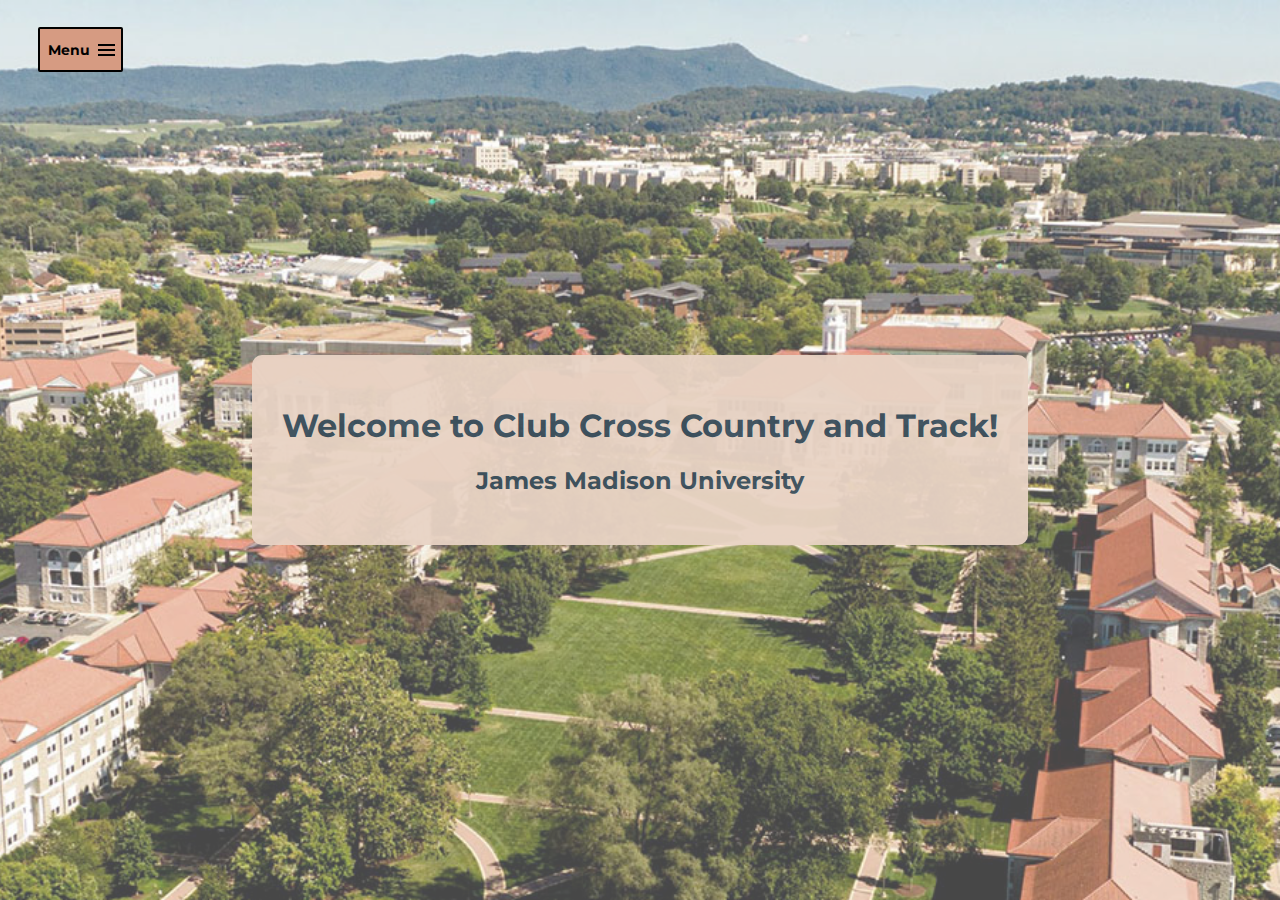
<file: index.html>
<!DOCTYPE html>
<html lang="en">

<head>
    <meta charset="UTF-8">
    <meta name="viewport" content="width=device-width, initial-scale=1.0">
    <title>JMU Club XC and Track</title>
    <link rel="stylesheet" href="css/shared.css">
    <link rel="stylesheet" href="css/index.css">
    <link href="https://fonts.googleapis.com/css2?family=Montserrat:wght@500&display=swap" rel="stylesheet">
    <link href="https://fonts.googleapis.com/css2?family=Lora&display=swap" rel="stylesheet">
    <link rel='shortcut icon' href='images/favicon.ico'>
    <script src="js/menu-script.js" defer></script>
</head>

<body>
    <div class="content-container">
        <img class="background-pic" src="images/campus.jpg" alt="James Madison University Campus">
        <div id="home-page-heading-flex-container">
            <div id="home-page-heading">
                <h1>Welcome to Club Cross Country and Track!</h1>
                <h2>James Madison University</h2>
            </div>
        </div>
        <div id="menu">
            <div id='menu-text'>Menu</div>
            <div id="menu-symbol-container">
                <div id="line-1"></div>
                <div id="line-2"></div>
                <div id="line-3"></div>
            </div>
        </div>
        <nav>
            <div id="menu-bar">
                <a href="#" id="close-menu-button">&times;</a>
                <div id="links">
                    <a id="home" href="#" class="menu-bar-item">Home</a>
                    <a id="who-we-are" href="who-we-are.html" class="menu-bar-item">Who We Are</a>
                    <a id="meet-exec" href="meet-exec.html" class="menu-bar-item">Meet Exec!</a>
                    <a id="covid-updates" href="covid-updates.html" class="menu-bar-item">COVID-19 Updates</a>
                    <a id="meetings" href="meetings.html" class="menu-bar-item">Team Meetings</a>
                    <a id="merch-and-dues" href="merch-and-dues.html" class="menu-bar-item">Merch and Dues</a>
                    <a id="contact" href="contact.html" class="menu-bar-item">Contact Us</a>
                    <a id="questions" href="questions.html" class="menu-bar-item">FAQs</a>
                </div>
            </div>
        </nav>
    </div>
</body>

</html>
</file>
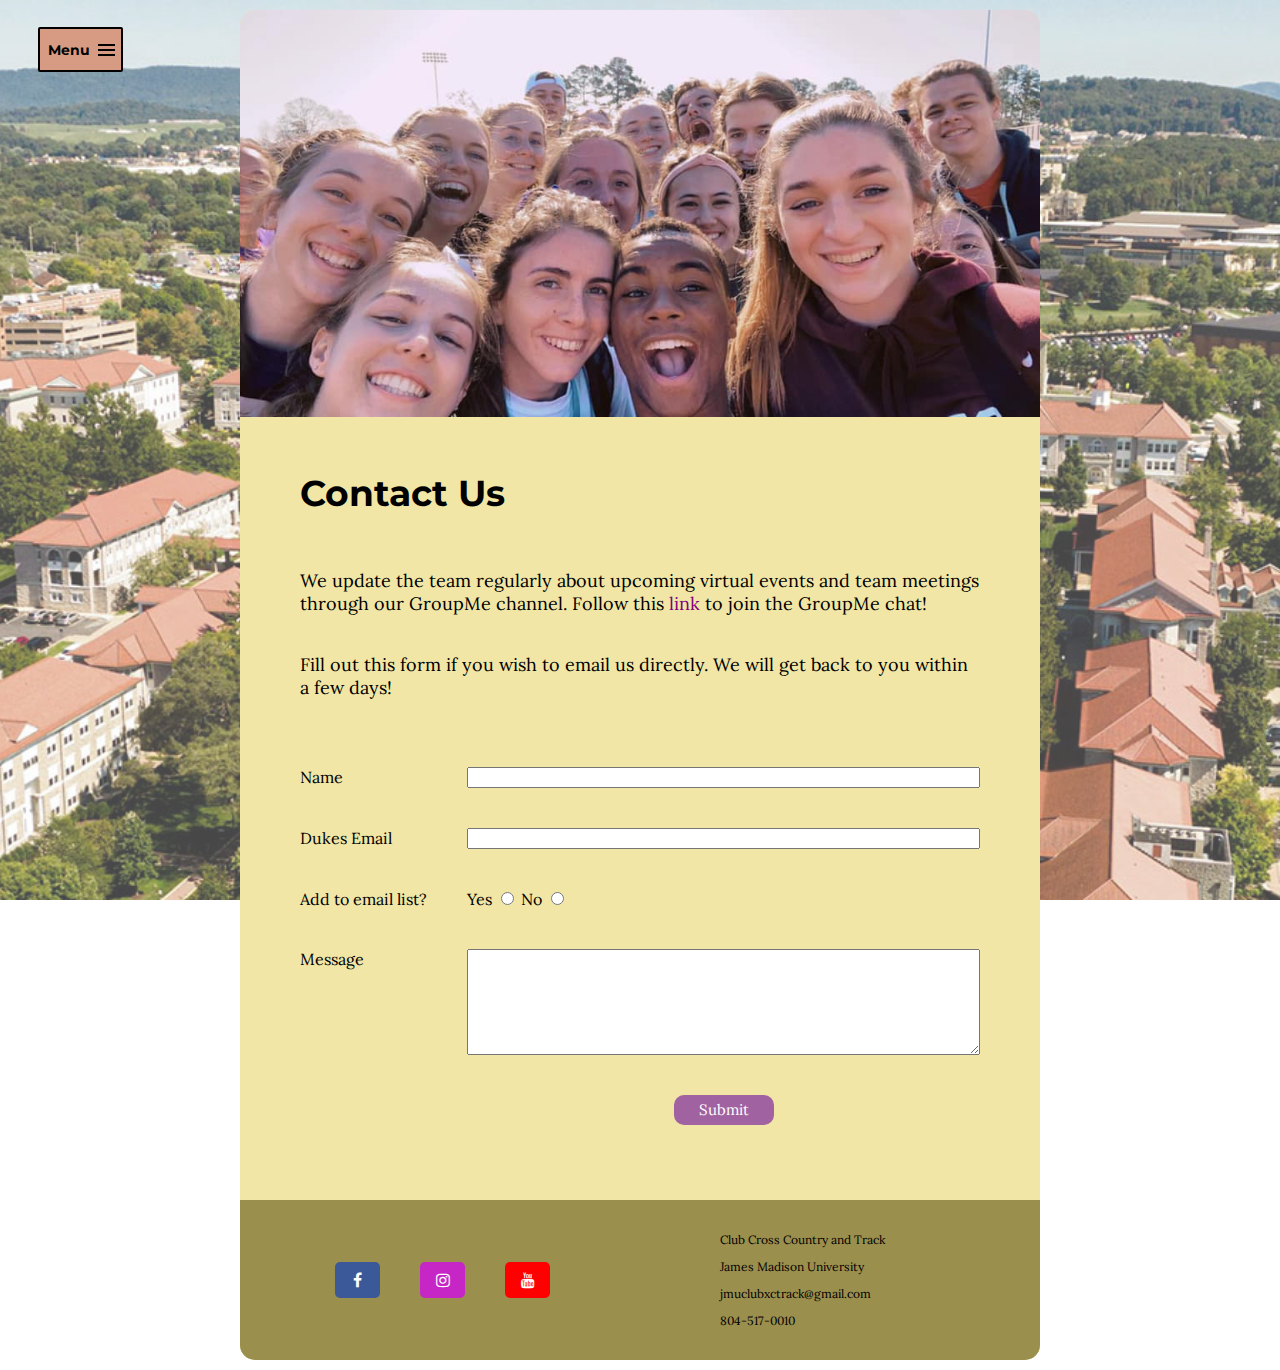
<file: contact.html>
<!DOCTYPE html>
<html lang="en">

<head>
    <meta charset="UTF-8">
    <meta name="viewport" content="width=device-width, initial-scale=1.0">
    <title>JMU Club XC and Track</title>
    <link rel="stylesheet" href="css/shared.css">
    <link rel="stylesheet" href="css/contact.css">
    <link href="https://fonts.googleapis.com/css2?family=Montserrat:wght@500&display=swap" rel="stylesheet">
    <link href="https://fonts.googleapis.com/css2?family=Lora&display=swap" rel="stylesheet">
    <link rel="stylesheet" href="https://cdnjs.cloudflare.com/ajax/libs/font-awesome/4.7.0/css/font-awesome.min.css">
    <link rel='shortcut icon' href='images/favicon.ico'>
    <script src="js/menu-script.js" defer></script>
</head>

<body>
    <div class="content-container">
        <img class="background-pic" src="images/campus.jpg" alt="James Madison University Campus">
        <div class="main-col-flex-container">
            <div class="main-col">
                <div class="header-pic-container">
                    <img src="images/selfie-pic.jpg" class="header-pic" alt="Group selfie at a meet">
                </div>
                <h1 class="page-heading">Contact Us</h1>
                <p class="body-text">
                    We update the team regularly about upcoming virtual events and team meetings through
                    our GroupMe channel. Follow this
                    <a id="groupme-link" target="_blank"
                        href="https://web.groupme.com/join_group/62028427/1020JN4n">link</a>
                    to join the GroupMe chat!
                </p>
                <p class="body-text">
                    Fill out this form if you wish to email us directly. We will get back to you within a few days!
                </p>
                <form id="grid-container">
                    <label for="name-input" id="name-label">Name</label>
                    <input type="text" id="name-input">
                    <label for="email-input" id="email-label">Dukes Email</label>
                    <input type="email" id="email-input">
                    <label id="mailing-list-label">Add to email list?</label>
                    <div>
                        <label for="mailing-list-input-yes">Yes</label>
                        <input type="radio" name="mailing-list" id="mailing-list-input-yes" value="Yes">
                        <label for="mailing-list-input-no">No</label>
                        <input type="radio" name="mailing-list" id="mailing-list-input-no" value="No">
                    </div>
                    <label id="message-label" for="message">Message</label>
                    <textarea id=message></textarea>
                    <button id="submit">Submit</button>
                </form>
                <div id="footer">
                    <div><a target="_blank" href="https://www.facebook.com/JmuClubCrossCountryTrack/"
                            class="fa fa-facebook"></a></div>
                    <div><a target="_blank" href="https://www.instagram.com/jmuclubxc/?hl=en"
                            class="fa fa-instagram"></a></div>
                    <div><a target="_blank" href="https://www.youtube.com/channel/UCFKh67R03LIDKVlq-PRplZg"
                            class="fa fa-youtube"></a></div>
                    <div id="text-container-footer">
                        <p class="footer-txt">Club Cross Country and Track</p>
                        <p class="footer-txt">James Madison University</p>
                        <p class="footer-txt">jmuclubxctrack@gmail.com</p>
                        <p class="footer-txt">804-517-0010</p>
                    </div>
                </div>
            </div>
        </div>
    </div>

    <div id="menu">
        <div id='menu-text'>Menu</div>
        <div id="menu-symbol-container">
            <div id="line-1"></div>
            <div id="line-2"></div>
            <div id="line-3"></div>
        </div>
    </div>

    <div id="menu-bar">
        <a href="#" id="close-menu-button">&times;</a>
        <div id="links">
            <a id="home" href="index.html" class="menu-bar-item">Home</a>
            <a id="who-we-are" href="who-we-are.html" class="menu-bar-item">Who We Are</a>
            <a id="meet-exec" href="meet-exec.html" class="menu-bar-item">Meet Exec!</a>
            <a id="covid-updates" href="covid-updates.html" class="menu-bar-item">COVID-19 Updates</a>
            <a id="meetings" href="meetings.html" class="menu-bar-item">Team Meetings</a>
            <a id="merch-and-dues" href="merch-and-dues.html" class="menu-bar-item">Merch and Dues</a>
            <a id="contact" href="#" class="menu-bar-item">Contact Us</a>
            <a id="questions" href="questions.html" class="menu-bar-item">FAQs</a>
        </div>
    </div>
</body>

</html>
</file>
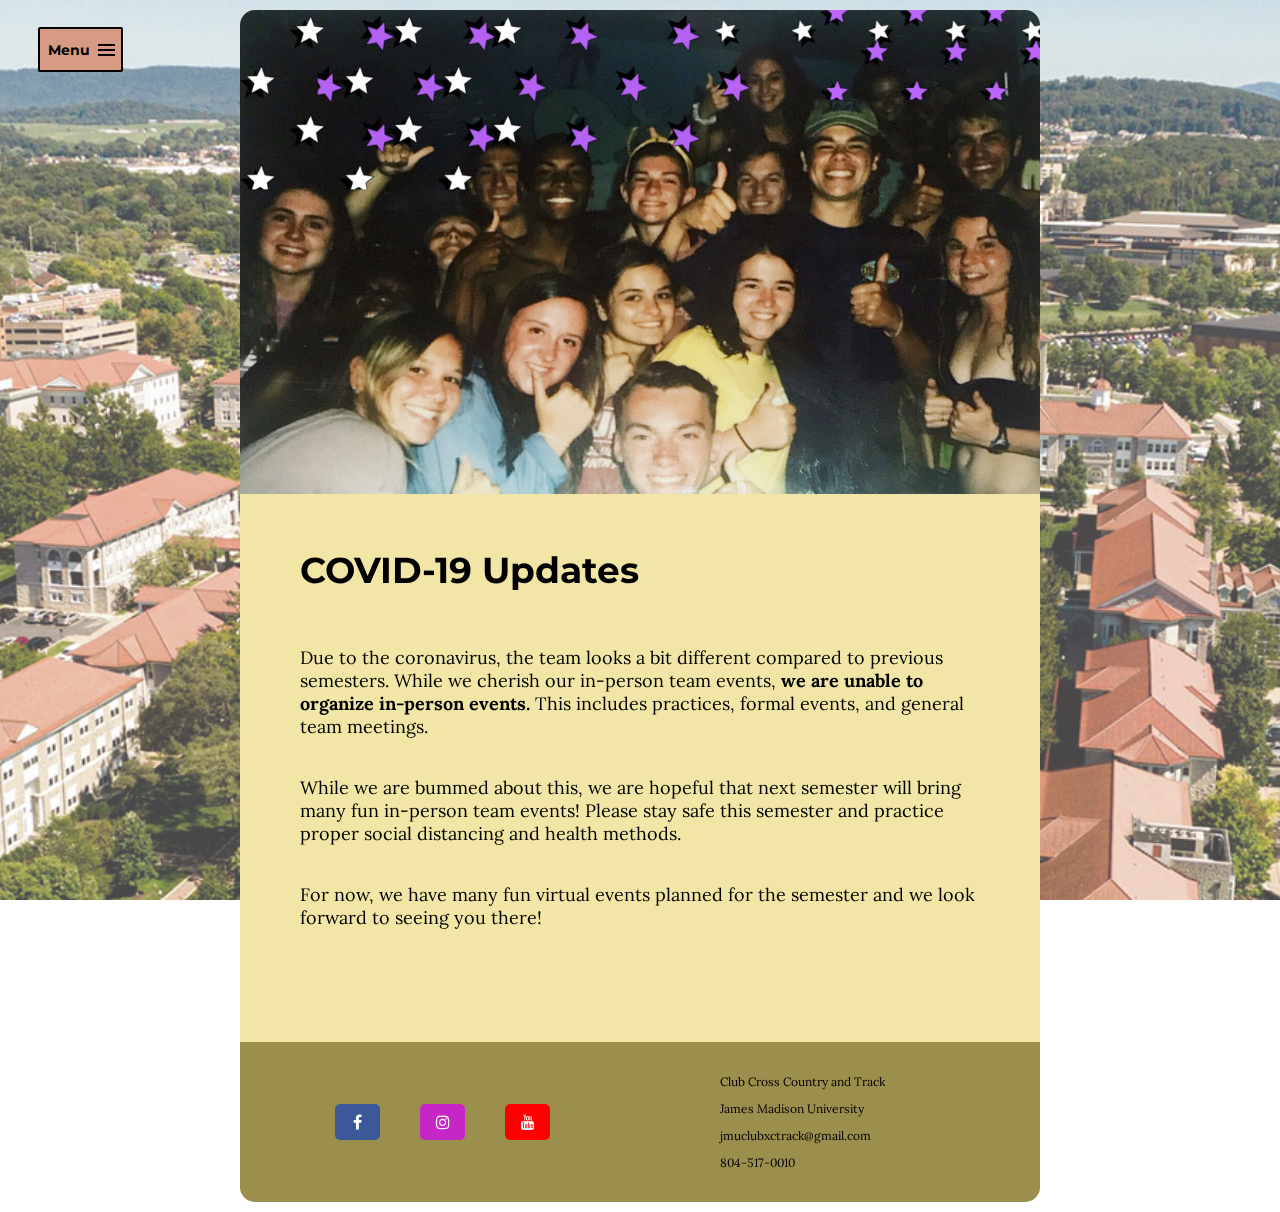
<file: covid-updates.html>
<!DOCTYPE html>
<html lang="en">

<head>
    <meta charset="UTF-8">
    <meta name="viewport" content="width=device-width, initial-scale=1.0">
    <title>JMU Club XC and Track</title>
    <link rel="stylesheet" href="css/shared.css">
    <link href="https://fonts.googleapis.com/css2?family=Montserrat:wght@500&display=swap" rel="stylesheet">
    <link href="https://fonts.googleapis.com/css2?family=Lora&display=swap" rel="stylesheet">
    <link rel="stylesheet" href="https://cdnjs.cloudflare.com/ajax/libs/font-awesome/4.7.0/css/font-awesome.min.css">
    <link rel='shortcut icon' href='images/favicon.ico'>
    <script src="js/menu-script.js" defer></script>
</head>

<body>

    <div class="content-container">
        <img class="background-pic" src="images/campus.jpg" alt="James Madison University Campus">
        <div class="main-col-flex-container">
            <div class="main-col">
                <div class="header-pic-container">
                    <img src="images/group.jpeg" class="header-pic" alt="Group picture of the team at an event">
                </div>
                <h1 class="page-heading">COVID-19 Updates</h1>
                <p class="body-text">
                    Due to the coronavirus, the team looks a bit different compared to previous semesters.
                    While we cherish our in-person team events, <b>we are unable to organize in-person events.</b>
                    This includes practices, formal events, and general team meetings.
                </p>
                <p class="body-text">
                    While we are bummed about this, we are hopeful that next semester will bring many
                    fun in-person team events! Please stay safe this semester and practice proper social
                    distancing and health methods.
                </p>
                <p class="body-text">
                    For now, we have many fun virtual events planned for the semester and we look forward
                    to seeing you there!
                </p>
                <div id="footer">
                    <div><a target="_blank" href="https://www.facebook.com/JmuClubCrossCountryTrack/"
                            class="fa fa-facebook"></a></div>
                    <div><a target="_blank" href="https://www.instagram.com/jmuclubxc/?hl=en"
                            class="fa fa-instagram"></a></div>
                    <div><a target="_blank" href="https://www.youtube.com/channel/UCFKh67R03LIDKVlq-PRplZg"
                            class="fa fa-youtube"></a></div>
                    <div id="text-container-footer">
                        <p class="footer-txt">Club Cross Country and Track</p>
                        <p class="footer-txt">James Madison University</p>
                        <p class="footer-txt">jmuclubxctrack@gmail.com</p>
                        <p class="footer-txt">804-517-0010</p>
                    </div>
                </div>
            </div>
        </div>
    </div>

    <div id="menu">
        <div id='menu-text'>Menu</div>
        <div id="menu-symbol-container">
            <div id="line-1"></div>
            <div id="line-2"></div>
            <div id="line-3"></div>
        </div>
    </div>

    <div id="menu-bar">
        <a href="#" id="close-menu-button">&times;</a>
        <div id="links">
            <a id="home" href="index.html" class="menu-bar-item">Home</a>
            <a id="who-we-are" href="who-we-are.html" class="menu-bar-item">Who We Are</a>
            <a id="meet-exec" href="meet-exec.html" class="menu-bar-item">Meet Exec!</a>
            <a id="covid-updates" href="#" class="menu-bar-item">COVID-19 Updates</a>
            <a id="meetings" href="meetings.html" class="menu-bar-item">Team Meetings</a>
            <a id="merch-and-dues" href="merch-and-dues.html" class="menu-bar-item">Merch and Dues</a>
            <a id="contact" href="contact.html" class="menu-bar-item">Contact Us</a>
            <a id="questions" href="questions.html" class="menu-bar-item">FAQs</a>
        </div>
    </div>
</body>

</html>
</file>
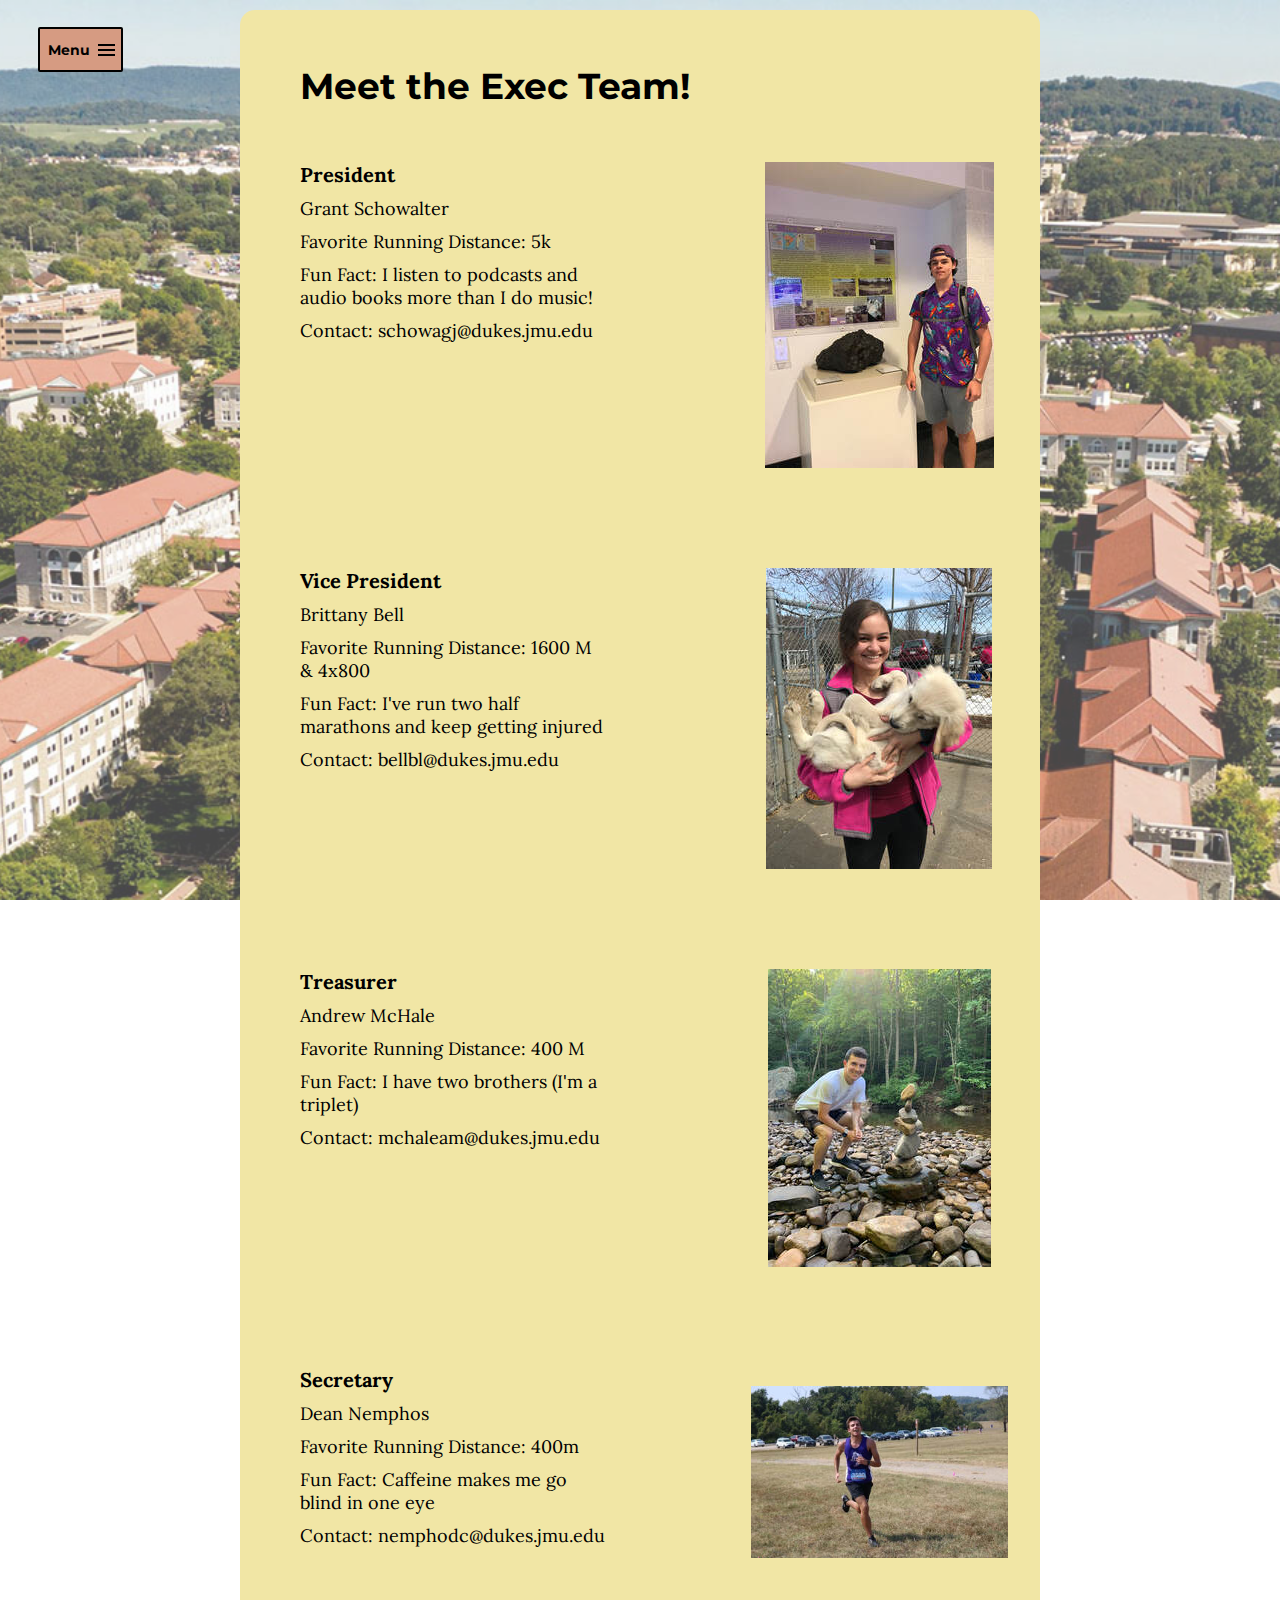
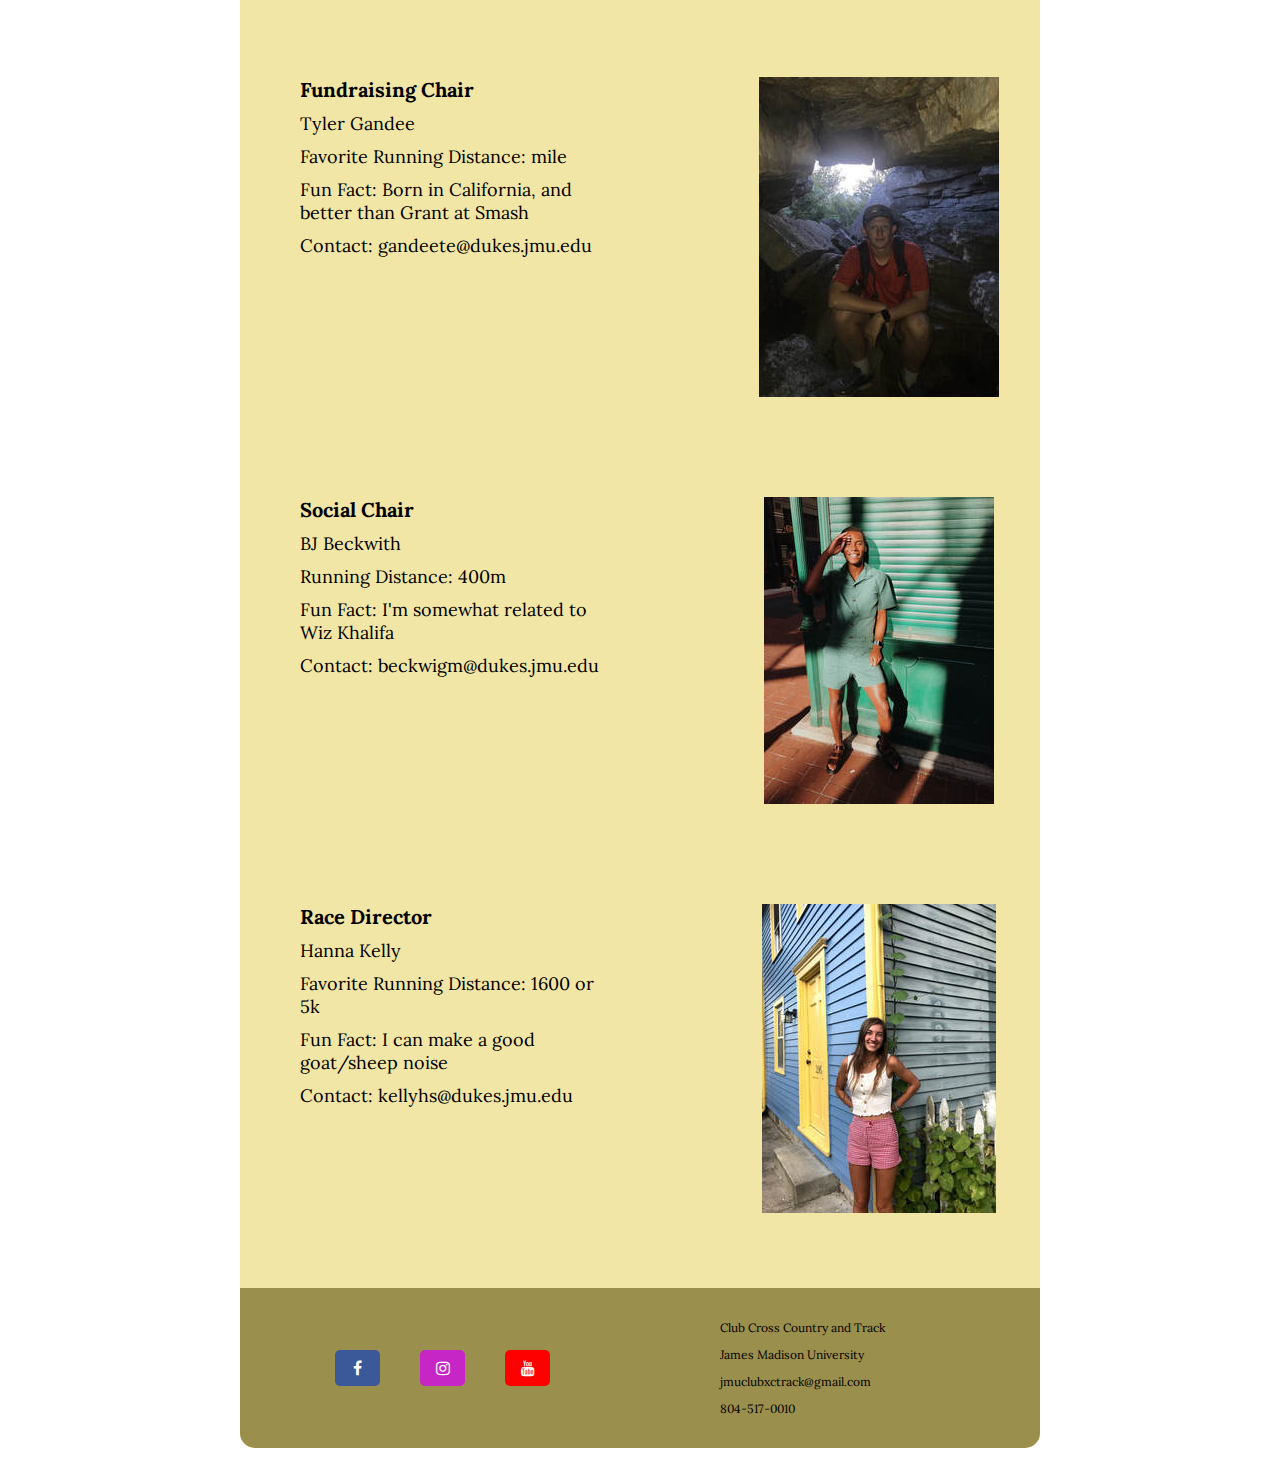
<file: meet-exec.html>
<!DOCTYPE html>
<html lang="en">

<head>
    <meta charset="UTF-8">
    <meta name="viewport" content="width=device-width, initial-scale=1.0">
    <title>JMU Club XC and Track</title>
    <link rel="stylesheet" href="css/shared.css">
    <link rel="stylesheet" href="css/meet-exec.css">
    <link href="https://fonts.googleapis.com/css2?family=Montserrat:wght@500&display=swap" rel="stylesheet">
    <link href="https://fonts.googleapis.com/css2?family=Lora&display=swap" rel="stylesheet">
    <link rel="stylesheet" href="https://cdnjs.cloudflare.com/ajax/libs/font-awesome/4.7.0/css/font-awesome.min.css">
    <link rel='shortcut icon' href='images/favicon.ico'>
    <script src="js/menu-script.js" defer></script>
</head>

<body>
    <div class="content-container">
        <img class="background-pic" src="images/campus.jpg" alt="James Madison University Campus">
        <div class="main-col-flex-container">
            <div class="main-col">
                <h1 id="exec-heading" class="page-heading">Meet the Exec Team!</h1>
                <div id="flex-container-exec-imgs">
                    <div class="body-text exec-pics-caption">
                        <div class="position-txt meet-exec-text">President</div>
                        <div class="meet-exec-text">Grant Schowalter</div>
                        <div class="meet-exec-text">Favorite Running Distance: 5k</div>
                        <div class="meet-exec-text">Fun Fact: I listen to podcasts and audio books more than I do music!
                        </div>
                        <div class="meet-exec-text">Contact: schowagj@dukes.jmu.edu</div>
                    </div>
                    <img id="pres" class="exec-pics" src="images/president.jpg" alt="President Grant Schowalter">

                    <div class="body-text exec-pics-caption">
                        <div class="position-txt meet-exec-text">Vice President</div>
                        <div class="meet-exec-text">Brittany Bell</div>
                        <div class="meet-exec-text">Favorite Running Distance: 1600 M & 4x800</div>
                        <div class="meet-exec-text">Fun Fact: I've run two half marathons and keep getting injured</div>
                        <div class="meet-exec-text">Contact: bellbl@dukes.jmu.edu</div>
                    </div>
                    <img id="vp" class="exec-pics" src="images/vp.jpg" alt="Vice President Brittany Bell">

                    <div class="body-text exec-pics-caption">
                        <div class="position-txt meet-exec-text">Treasurer</div>
                        <div class="meet-exec-text">Andrew McHale</div>
                        <div class="meet-exec-text">Favorite Running Distance: 400 M</div>
                        <div class="meet-exec-text">Fun Fact: I have two brothers (I'm a triplet)</div>
                        <div class="meet-exec-text">Contact: mchaleam@dukes.jmu.edu</div>
                    </div>
                    <img id="treasurer" class="exec-pics" src="images/treasurer.jpg" alt="Treasurer Andrew McHale">

                    <div class="body-text exec-pics-caption">
                        <div class="position-txt meet-exec-text">Secretary</div>
                        <div class="meet-exec-text">Dean Nemphos</div>
                        <div class="meet-exec-text">Favorite Running Distance: 400m</div>
                        <div class="meet-exec-text">Fun Fact: Caffeine makes me go blind in one eye</div>
                        <div class="meet-exec-text">Contact: nemphodc@dukes.jmu.edu</div>
                    </div>
                    <img id="secretary" class="exec-pics" src="images/secretary.jpeg" alt="Secretary Dean Nemphos">

                    <div class="body-text exec-pics-caption">
                        <div class="position-txt meet-exec-text">Fundraising Chair</div>
                        <div class="meet-exec-text">Tyler Gandee</div>
                        <div class="meet-exec-text">Favorite Running Distance: mile</div>
                        <div class="meet-exec-text">Fun Fact: Born in California, and better than Grant at Smash</div>
                        <div class="meet-exec-text">​Contact: gandeete@dukes.jmu.edu</div>
                    </div>
                    <img id="fund-chair" class="exec-pics" src="images/fund-chair.jpg"
                        alt="Fundraising Chair Tyler Gandee">

                    <div class="body-text exec-pics-caption">
                        <div class="position-txt meet-exec-text">Social Chair</div>
                        <div class="meet-exec-text">BJ Beckwith</div>
                        <div class="meet-exec-text">Running Distance: 400m</div>
                        <div class="meet-exec-text">Fun Fact: I'm somewhat related to Wiz Khalifa</div>
                        <div class="meet-exec-text">Contact: beckwigm@dukes.jmu.edu</div>
                    </div>
                    <img id="social-chair" class="exec-pics" src="images/social-chair.jpg"
                        alt="Social Chair BJ Beckwith">

                    <div class="body-text exec-pics-caption">
                        <div class="position-txt meet-exec-text">Race Director</div>
                        <div class="meet-exec-text">Hanna Kelly</div>
                        <div class="meet-exec-text">Favorite Running Distance: 1600 or 5k</div>
                        <div class="meet-exec-text">Fun Fact: I can make a good goat/sheep noise</div>
                        <div class="meet-exec-text">Contact: kellyhs@dukes.jmu.edu</div>
                    </div>
                    <img id="race-director" class="exec-pics" src="images/race-director.jpg"
                        alt="Race Director Hanna Kelly">
                </div>
                <div id="footer">
                    <div><a target="_blank" href="https://www.facebook.com/JmuClubCrossCountryTrack/"
                            class="fa fa-facebook"></a></div>
                    <div><a target="_blank" href="https://www.instagram.com/jmuclubxc/?hl=en"
                            class="fa fa-instagram"></a></div>
                    <div><a target="_blank" href="https://www.youtube.com/channel/UCFKh67R03LIDKVlq-PRplZg"
                            class="fa fa-youtube"></a></div>
                    <div id="text-container-footer">
                        <p class="footer-txt">Club Cross Country and Track</p>
                        <p class="footer-txt">James Madison University</p>
                        <p class="footer-txt">jmuclubxctrack@gmail.com</p>
                        <p class="footer-txt">804-517-0010</p>
                    </div>
                </div>
            </div>
        </div>
    </div>


    <div id="menu">
        <div id='menu-text'>Menu</div>
        <div id="menu-symbol-container">
            <div id="line-1"></div>
            <div id="line-2"></div>
            <div id="line-3"></div>
        </div>
    </div>

    <div id="menu-bar">
        <a href="#" id="close-menu-button">&times;</a>
        <div id="links">
            <a id="home" href="index.html" class="menu-bar-item">Home</a>
            <a id="who-we-are" href="who-we-are.html" class="menu-bar-item">Who We Are</a>
            <a id="meet-exec" href="#" class="menu-bar-item">Meet Exec!</a>
            <a id="covid-updates" href="covid-updates.html" class="menu-bar-item">COVID-19 Updates</a>
            <a id="meetings" href="meetings.html" class="menu-bar-item">Team Meetings</a>
            <a id="merch-and-dues" href="merch-and-dues.html" class="menu-bar-item">Merch and Dues</a>
            <a id="contact" href="contact.html" class="menu-bar-item">Contact Us</a>
            <a id="questions" href="questions.html" class="menu-bar-item">FAQs</a>
        </div>
    </div>
</body>

</html>
</file>
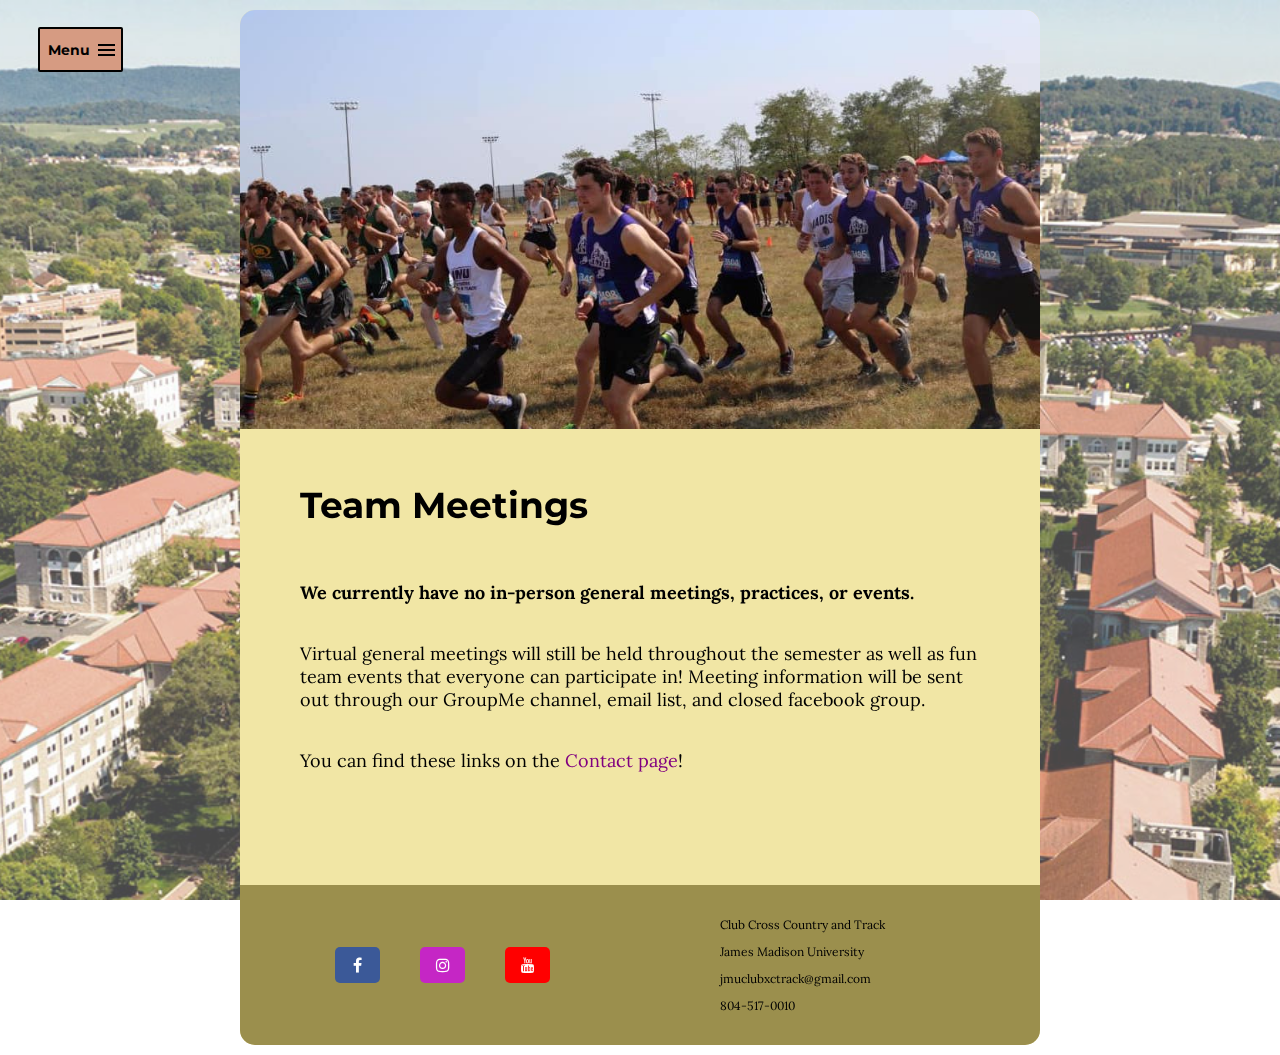
<file: meetings.html>
<!DOCTYPE html>
<html lang="en">

<head>
    <meta charset="UTF-8">
    <meta name="viewport" content="width=device-width, initial-scale=1.0">
    <title>JMU Club XC and Track</title>
    <link rel="stylesheet" href="css/shared.css">
    <link rel="stylesheet" href="css/meetings.css">
    <link href="https://fonts.googleapis.com/css2?family=Montserrat:wght@500&display=swap" rel="stylesheet">
    <link href="https://fonts.googleapis.com/css2?family=Lora&display=swap" rel="stylesheet">
    <link rel="stylesheet" href="https://cdnjs.cloudflare.com/ajax/libs/font-awesome/4.7.0/css/font-awesome.min.css">
    <link rel='shortcut icon' href='images/favicon.ico'>
    <script src="js/menu-script.js" defer></script>
</head>

<body>
    <div class="content-container">
        <img class="background-pic" src="images/campus.jpg" alt="James Madison University Campus">
        <div class="main-col-flex-container">
            <div class="main-col">
                <div class="header-pic-container">
                    <img src="images/practice-pic.jpg" class="header-pic"
                        alt="Team members running at a cross country meet">
                </div>
                <h1 class="page-heading">Team Meetings</h1>
                <p class="body-text">
                    <b>We currently have no in-person general meetings, practices, or events.</b>
                </p>
                <p class="body-text">
                    Virtual general meetings will still be held throughout the semester as well
                    as fun team events that everyone can participate in! Meeting information
                    will be sent out through our GroupMe channel, email list, and closed facebook group.
                </p>
                <p class="body-text">
                    You can find these links on the
                    <a href="contact.html" id="contact-page-link">Contact page</a>!
                </p>
                <div id="footer">
                    <div><a target="_blank" href="https://www.facebook.com/JmuClubCrossCountryTrack/"
                            class="fa fa-facebook"></a></div>
                    <div><a target="_blank" href="https://www.instagram.com/jmuclubxc/?hl=en"
                            class="fa fa-instagram"></a></div>
                    <div><a target="_blank" href="https://www.youtube.com/channel/UCFKh67R03LIDKVlq-PRplZg"
                            class="fa fa-youtube"></a></div>
                    <div id="text-container-footer">
                        <p class="footer-txt">Club Cross Country and Track</p>
                        <p class="footer-txt">James Madison University</p>
                        <p class="footer-txt">jmuclubxctrack@gmail.com</p>
                        <p class="footer-txt">804-517-0010</p>
                    </div>
                </div>
            </div>
        </div>
    </div>

    <div id="menu">
        <div id='menu-text'>Menu</div>
        <div id="menu-symbol-container">
            <div id="line-1"></div>
            <div id="line-2"></div>
            <div id="line-3"></div>
        </div>
    </div>

    <div id="menu-bar">
        <a href="#" id="close-menu-button">&times;</a>
        <div id="links">
            <a id="home" href="index.html" class="menu-bar-item">Home</a>
            <a id="who-we-are" href="who-we-are.html" class="menu-bar-item">Who We Are</a>
            <a id="meet-exec" href="meet-exec.html" class="menu-bar-item">Meet Exec!</a>
            <a id="covid-updates" href="covid-updates.html" class="menu-bar-item">COVID-19 Updates</a>
            <a id="meetings" href="#" class="menu-bar-item">Team Meetings</a>
            <a id="merch-and-dues" href="merch-and-dues.html" class="menu-bar-item">Merch and Dues</a>
            <a id="contact" href="contact.html" class="menu-bar-item">Contact Us</a>
            <a id="questions" href="questions.html" class="menu-bar-item">FAQs</a>
        </div>
    </div>
</body>

</html>
</file>
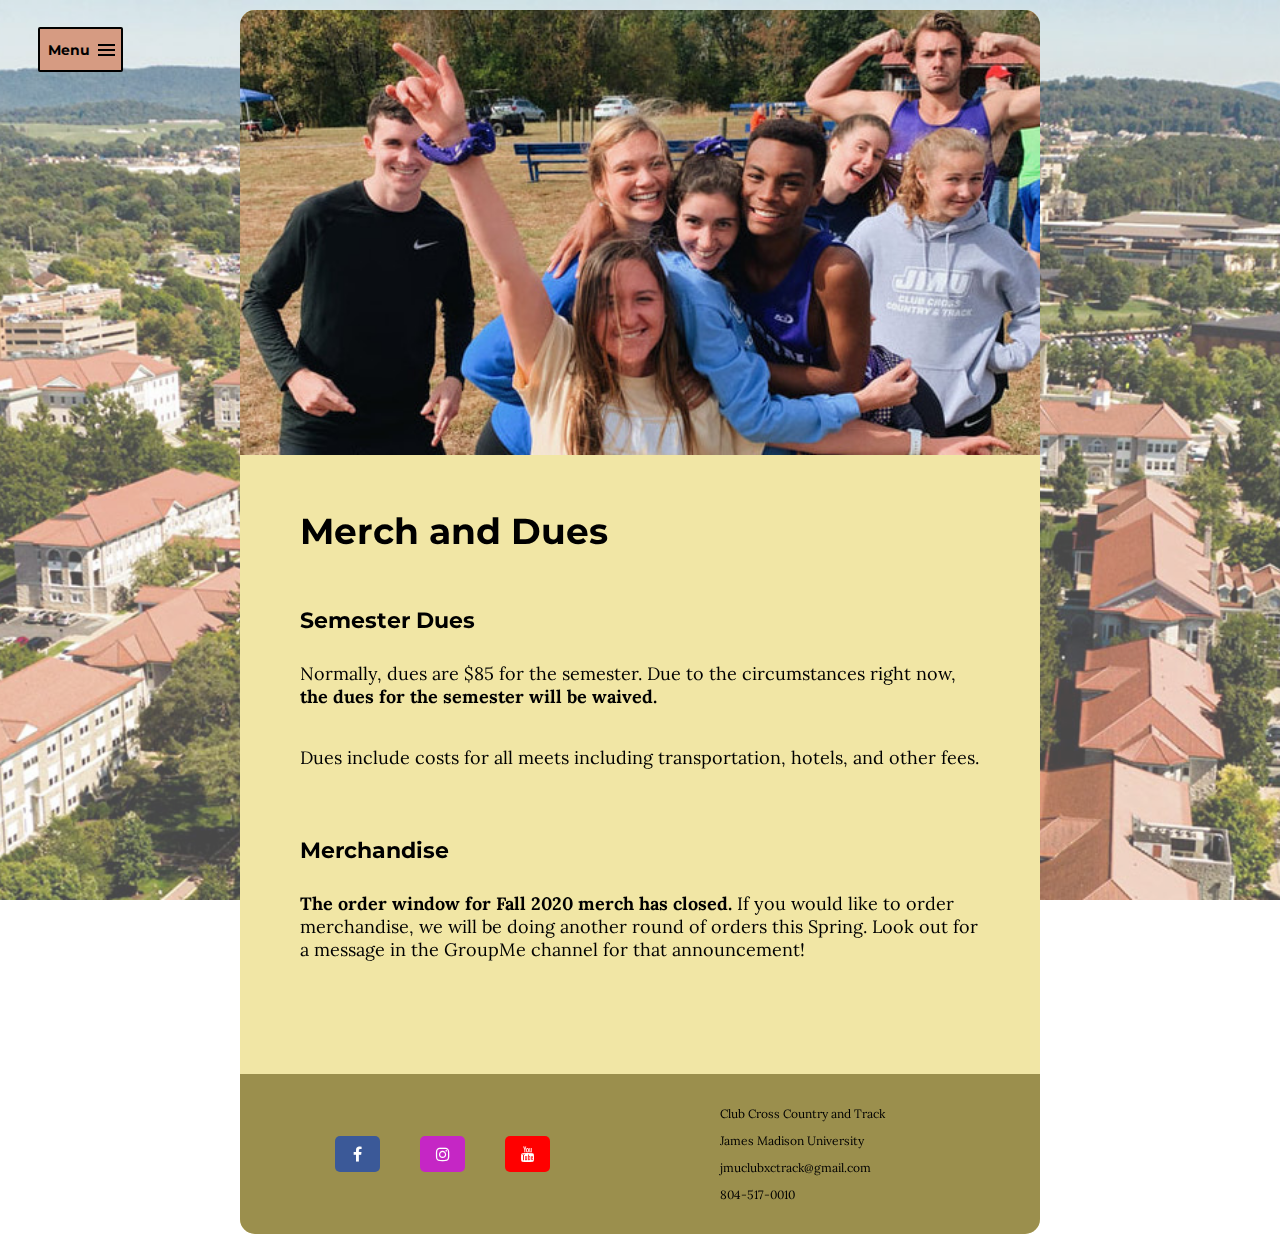
<file: merch-and-dues.html>
<!DOCTYPE html>
<html lang="en">

<head>
    <meta charset="UTF-8">
    <meta name="viewport" content="width=device-width, initial-scale=1.0">
    <title>JMU Club XC and Track</title>
    <link rel="stylesheet" href="css/shared.css">
    <link rel="stylesheet" href="css/merch-and-dues.css">
    <link href="https://fonts.googleapis.com/css2?family=Montserrat:wght@500&display=swap" rel="stylesheet">
    <link href="https://fonts.googleapis.com/css2?family=Lora&display=swap" rel="stylesheet">
    <link rel="stylesheet" href="https://cdnjs.cloudflare.com/ajax/libs/font-awesome/4.7.0/css/font-awesome.min.css">
    <link rel='shortcut icon' href='images/favicon.ico'>
    <script src="js/menu-script.js" defer></script>
</head>

<body>
    <div class="content-container">
        <img class="background-pic" src="images/campus.jpg" alt="James Madison University Campus">
        <div class="main-col-flex-container">
            <div class="main-col">
                <div class="header-pic-container">
                    <img src="images/group-fun.jpeg" class="header-pic" alt="goofy picture of a few people at a meet">
                </div>
                <h1 class="page-heading">Merch and Dues</h1>
                <h2 class="sub-heading">Semester Dues</h2>
                <p class="body-text">
                    Normally, dues are $85 for the semester.
                    Due to the circumstances right now, <b>the dues for the semester will be waived.</b>
                </p>
                <p class="body-text">
                    Dues include costs for all meets including transportation, hotels, and other fees.
                </p>
                <h2 id="merch-heading" class="sub-heading">Merchandise</h2>
                <p class="body-text">
                    <b>The order window for Fall 2020 merch has closed.</b>
                    If you would like to order merchandise, we will be doing another round of orders
                    this Spring. Look out for a message in the GroupMe channel for that announcement!
                </p>
                <div id="footer">
                    <div><a target="_blank" href="https://www.facebook.com/JmuClubCrossCountryTrack/"
                            class="fa fa-facebook"></a></div>
                    <div><a target="_blank" href="https://www.instagram.com/jmuclubxc/?hl=en"
                            class="fa fa-instagram"></a></div>
                    <div><a target="_blank" href="https://www.youtube.com/channel/UCFKh67R03LIDKVlq-PRplZg"
                            class="fa fa-youtube"></a></div>
                    <div id="text-container-footer">
                        <p class="footer-txt">Club Cross Country and Track</p>
                        <p class="footer-txt">James Madison University</p>
                        <p class="footer-txt">jmuclubxctrack@gmail.com</p>
                        <p class="footer-txt">804-517-0010</p>
                    </div>
                </div>
            </div>
        </div>
    </div>

    <div id="menu">
        <div id='menu-text'>Menu</div>
        <div id="menu-symbol-container">
            <div id="line-1"></div>
            <div id="line-2"></div>
            <div id="line-3"></div>
        </div>
    </div>

    <div id="menu-bar">
        <a href="#" id="close-menu-button">&times;</a>
        <div id="links">
            <a id="home" href="index.html" class="menu-bar-item">Home</a>
            <a id="who-we-are" href="who-we-are.html" class="menu-bar-item">Who We Are</a>
            <a id="meet-exec" href="meet-exec.html" class="menu-bar-item">Meet Exec!</a>
            <a id="covid-updates" href="covid-updates.html" class="menu-bar-item">COVID-19 Updates</a>
            <a id="meetings" href="meetings.html" class="menu-bar-item">Team Meetings</a>
            <a id="merch-and-dues" href="#" class="menu-bar-item">Merch and Dues</a>
            <a id="contact" href="contact.html" class="menu-bar-item">Contact Us</a>
            <a id="questions" href="questions.html" class="menu-bar-item">FAQs</a>
        </div>
    </div>
</body>

</html>
</file>
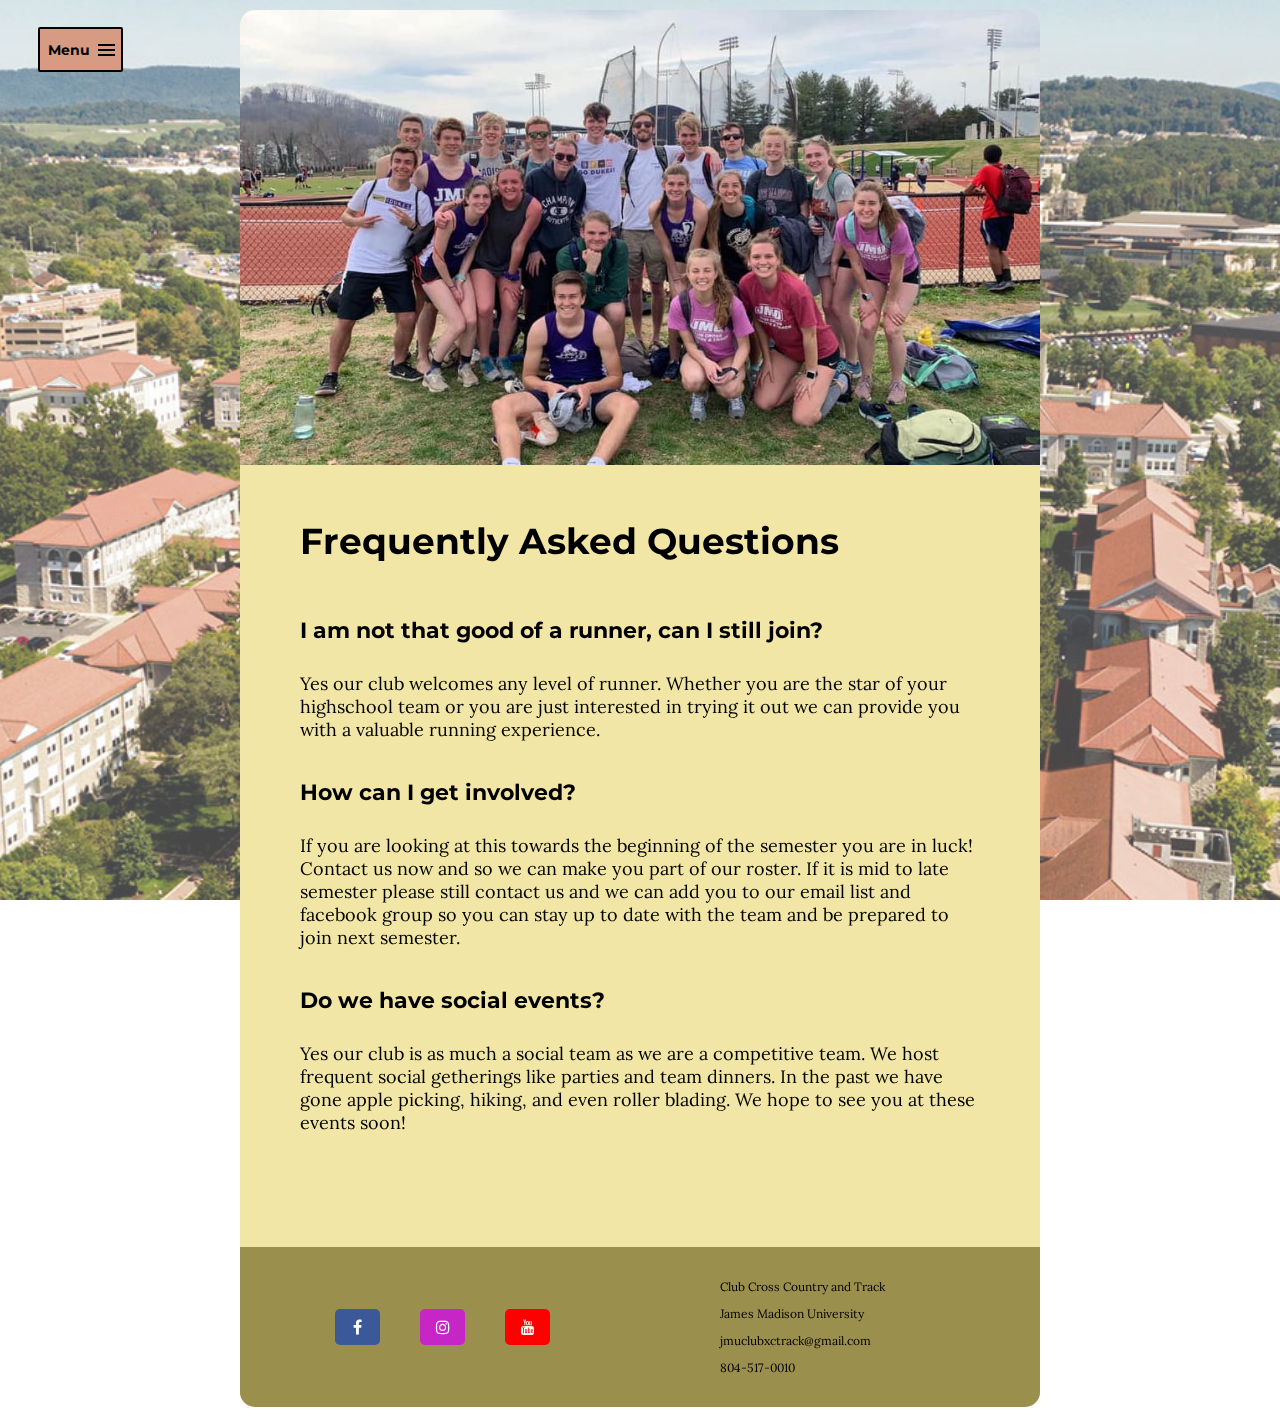
<file: questions.html>
<!DOCTYPE html>
<html lang="en">

<head>
    <meta charset="UTF-8">
    <meta name="viewport" content="width=device-width, initial-scale=1.0">
    <title>JMU Club XC and Track</title>
    <link rel="stylesheet" href="css/shared.css">
    <link href="https://fonts.googleapis.com/css2?family=Montserrat:wght@500&display=swap" rel="stylesheet">
    <link href="https://fonts.googleapis.com/css2?family=Lora&display=swap" rel="stylesheet">
    <link rel="stylesheet" href="https://cdnjs.cloudflare.com/ajax/libs/font-awesome/4.7.0/css/font-awesome.min.css">
    <link rel='shortcut icon' href='images/favicon.ico'>
    <script src="js/menu-script.js" defer></script>
</head>

<body>
    <div class="content-container">
        <img class="background-pic" src="images/campus.jpg" alt="James Madison University Campus">
        <div class="main-col-flex-container">
            <div class="main-col">
                <div class="header-pic-container">
                    <img src="images/group-pic-at-meet.jpg" class="header-pic"
                        alt="Group picture of cross country team at a meet">
                </div>
                <h1 class="page-heading">Frequently Asked Questions</h1>
                <h2 class="sub-heading">
                    I am not that good of a runner, can I still join?
                </h2>
                <p class="body-text">
                    Yes our club welcomes any level of runner. Whether you are the star of your
                    highschool team or you are just interested in trying it out we can provide you
                    with a valuable running experience.
                </p>
                <h2 class="sub-heading">
                    How can I get involved?
                </h2>
                <p class="body-text">
                    If you are looking at this towards the beginning of the semester you are in luck!
                    Contact us now and so we can make you part of our roster. If it is mid to late semester
                    please still contact us and we can add you to our email list and facebook group so you can
                    stay up to date with the team and be prepared to join next semester.
                </p>
                <h2 class="sub-heading">
                    Do we have social events?
                </h2>
                <p class="body-text">
                    Yes our club is as much a social team as we are a competitive team. We host frequent social
                    getherings like parties and team dinners. In the past we have gone apple picking, hiking, and
                    even roller blading. We hope to see you at these events soon!
                </p>
                <div id="footer">
                    <div><a target="_blank" href="https://www.facebook.com/JmuClubCrossCountryTrack/"
                            class="fa fa-facebook"></a></div>
                    <div><a target="_blank" href="https://www.instagram.com/jmuclubxc/?hl=en"
                            class="fa fa-instagram"></a></div>
                    <div><a target="_blank" href="https://www.youtube.com/channel/UCFKh67R03LIDKVlq-PRplZg"
                            class="fa fa-youtube"></a></div>
                    <div id="text-container-footer">
                        <p class="footer-txt">Club Cross Country and Track</p>
                        <p class="footer-txt">James Madison University</p>
                        <p class="footer-txt">jmuclubxctrack@gmail.com</p>
                        <p class="footer-txt">804-517-0010</p>
                    </div>
                </div>
            </div>

        </div>
    </div>

    <div id="menu">
        <div id='menu-text'>Menu</div>
        <div id="menu-symbol-container">
            <div id="line-1"></div>
            <div id="line-2"></div>
            <div id="line-3"></div>
        </div>
    </div>

    <div id="menu-bar">
        <a href="#" id="close-menu-button">&times;</a>
        <div id="links">
            <a id="home" href="index.html" class="menu-bar-item">Home</a>
            <a id="who-we-are" href="who-we-are.html" class="menu-bar-item">Who We Are</a>
            <a id="meet-exec" href="meet-exec.html" class="menu-bar-item">Meet Exec!</a>
            <a id="covid-updates" href="covid-updates.html" class="menu-bar-item">COVID-19 Updates</a>
            <a id="meetings" href="meetings.html" class="menu-bar-item">Team Meetings</a>
            <a id="merch-and-dues" href="merch-and-dues.html" class="menu-bar-item">Merch and Dues</a>
            <a id="contact" href="contact.html" class="menu-bar-item">Contact Us</a>
            <a id="questions" href="#" class="menu-bar-item">FAQs</a>
        </div>
    </div>
</body>

</html>
</file>
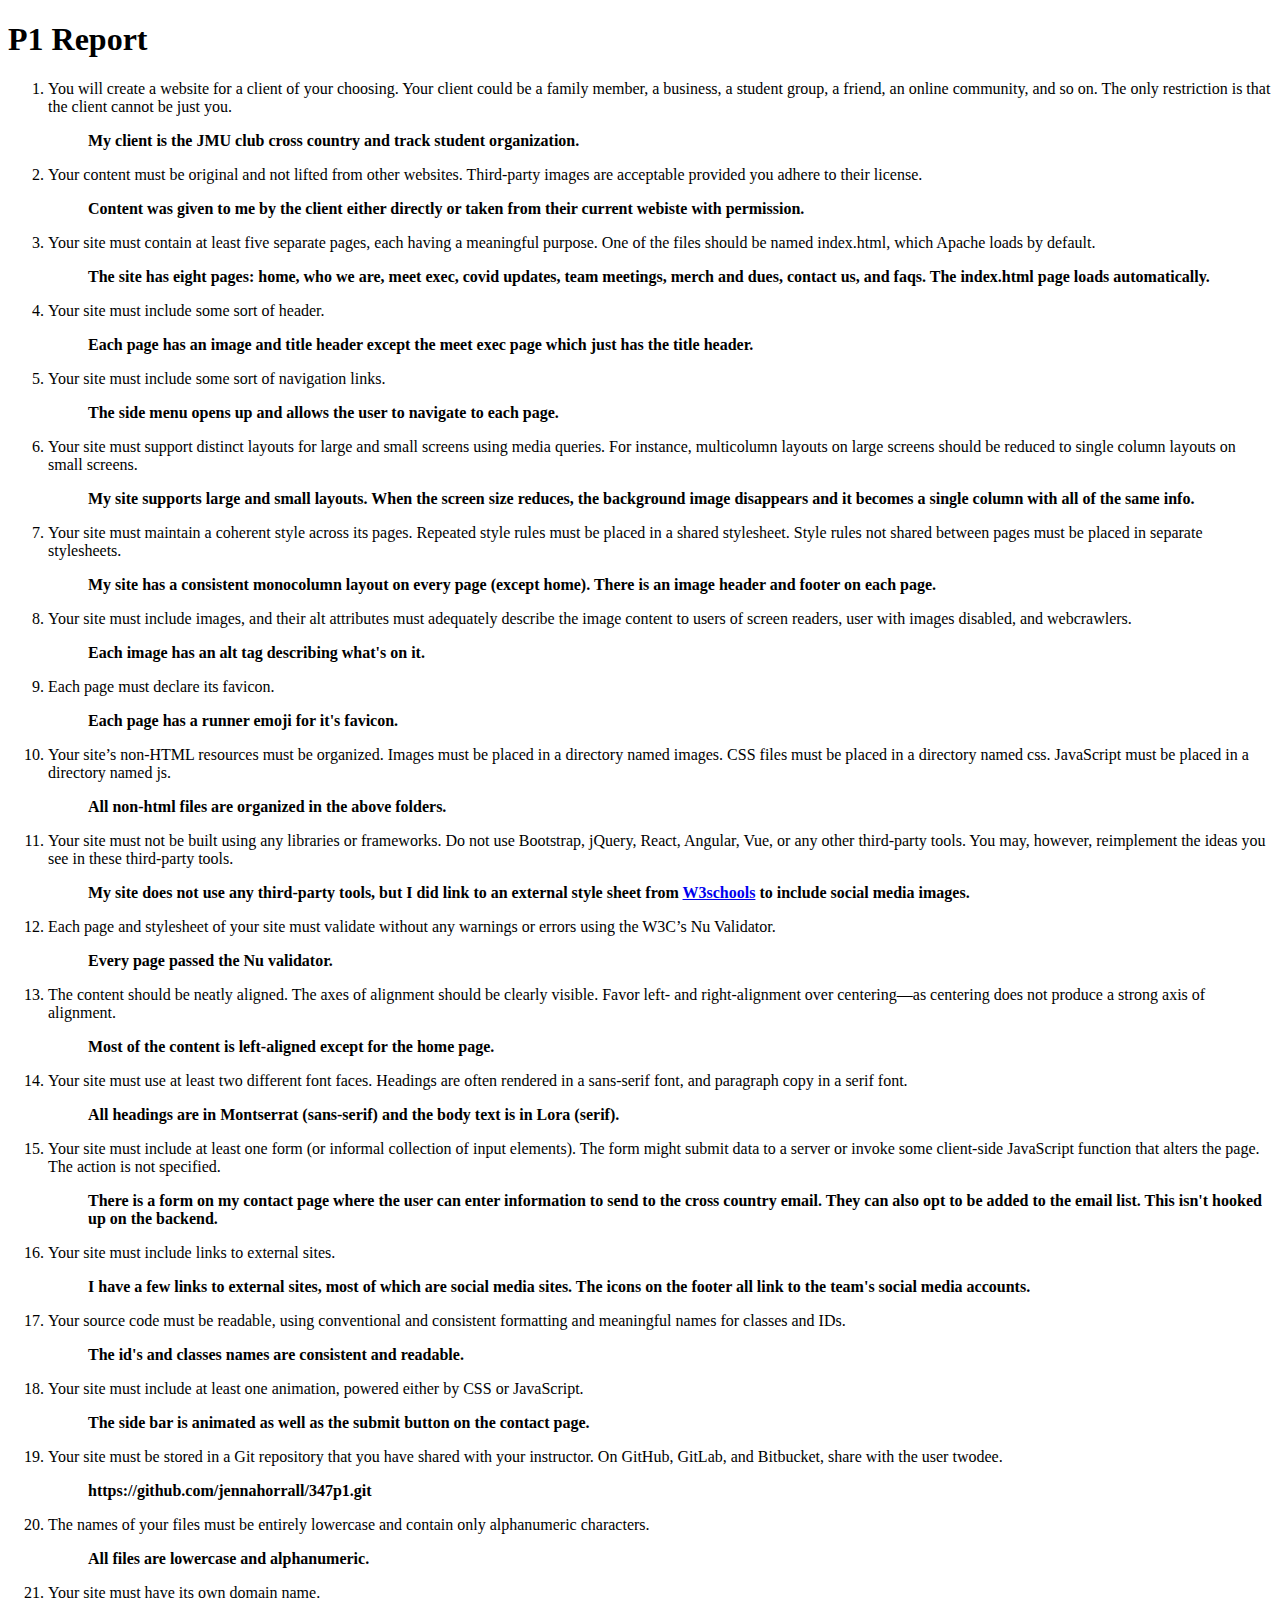
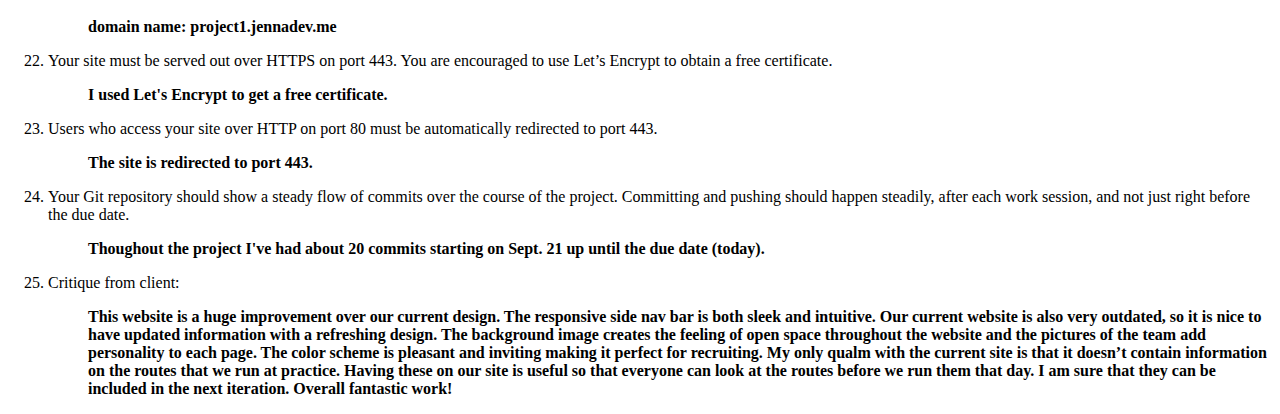
<file: report.html>
<!DOCTYPE html>
<html lang="en">

<head>
    <meta charset="UTF-8">
    <meta name="viewport" content="width=device-width, initial-scale=1.0">
    <title>P1 Report</title>
    <link rel="stylesheet" href="css/report.css">
</head>

<body>
    <h1>P1 Report</h1>
    <ol>
        <li>You will create a website for a client of your choosing. Your client could be a family member, a business, a
            student group, a friend, an online community, and so on. The only restriction is that the client cannot be
            just you. <p class="spec-description">My client is the JMU club cross country and track student
                organization.</p>
        </li>

        <li>Your content must be original and not lifted from other websites. Third-party images are acceptable provided
            you adhere to their license.<p class="spec-description">Content was given to me by the client either
                directly or taken from their current
                webiste with permission.</p>
        </li>

        <li>Your site must contain at least five separate pages, each having a meaningful purpose. One of the files
            should be named index.html, which Apache loads by default. <p class="spec-description">The site has eight
                pages: home, who we are, meet exec, covid updates, team meetings,
                merch and dues, contact us, and faqs.
                The index.html page loads automatically.
            </p>
        </li>

        <li>Your site must include some sort of header. <p class="spec-description">Each page has an image and title
                header except the meet exec page which just has the
                title header.</p>
        </li>

        <li>Your site must include some sort of navigation links. <p class="spec-description">The side menu opens up and
                allows the user to navigate to each page.</p>
        </li>

        <li>Your site must support distinct layouts for large and small screens using media queries. For instance,
            multicolumn layouts on large screens should be reduced to single column layouts on small screens. <p
                class="spec-description">My site supports large and small layouts. When the screen size reduces, the
                background
                image disappears and it becomes a single column with all of the same info.
            </p>
        </li>

        <li>Your site must maintain a coherent style across its pages. Repeated style rules must be placed in a shared
            stylesheet. Style rules not shared between pages must be placed in separate stylesheets. <p
                class="spec-description">My site has a consistent monocolumn layout on every page (except home).
                There is an image header and footer on each page.
            </p>
        </li>

        <li>Your site must include images, and their alt attributes must adequately describe the image content to users
            of screen readers, user with images disabled, and webcrawlers. <p class="spec-description">Each image has an
                alt tag describing what's on it.</p>
        </li>

        <li>Each page must declare its favicon. <p class="spec-description">Each page has a runner emoji for it's
                favicon.</p>
        </li>

        <li>Your site’s non-HTML resources must be organized. Images must be placed in a directory named images. CSS
            files must be placed in a directory named css. JavaScript must be placed in a directory named js. <p
                class="spec-description">All non-html files are organized in the above folders.</p>
        </li>

        <li>Your site must not be built using any libraries or frameworks. Do not use Bootstrap, jQuery, React, Angular,
            Vue, or any other third-party tools. You may, however, reimplement the ideas you see in these third-party
            tools. <p class="spec-description">My site does not use any third-party tools, but I did link to
                an external style sheet from
                <a target="_blank"
                    href="https://www.w3schools.com/howto/howto_css_social_media_buttons.asp">W3schools</a>
                to include social media images.
            </p>
        </li>

        <li>Each page and stylesheet of your site must validate without any warnings or errors using the W3C’s Nu
            Validator. <p class="spec-description">Every page passed the Nu validator.</p>
        </li>

        <li>The content should be neatly aligned. The axes of alignment should be clearly visible. Favor left- and
            right-alignment over centering—as centering does not produce a strong axis of alignment. <p
                class="spec-description">Most of the content is left-aligned except for the home page. </p>
        </li>

        <li>Your site must use at least two different font faces. Headings are often rendered in a sans-serif font, and
            paragraph copy in a serif font. <p class="spec-description">All headings are in Montserrat (sans-serif) and
                the body text is in Lora (serif).
            </p>
        </li>

        <li>Your site must include at least one form (or informal collection of input elements). The form might submit
            data to a server or invoke some client-side JavaScript function that alters the page. The action is not
            specified. <p class="spec-description">There is a form on my contact page where the user can enter
                information to send
                to the cross country email. They can also opt to be added to the email list. This isn't hooked up on the
                backend.
            </p>
        </li>

        <li>Your site must include links to external sites. <p class="spec-description">I have a few links to external
                sites, most of which are social media
                sites. The icons on the footer all link to the team's social media accounts.
            </p>
        </li>

        <li>Your source code must be readable, using conventional and consistent formatting and meaningful names for
            classes and IDs. <p class="spec-description">The id's and classes names are consistent and readable.
            </p>
        </li>

        <li>Your site must include at least one animation, powered either by CSS or JavaScript. <p
                class="spec-description">The side bar is animated as well as the submit button on the contact page.</p>
        </li>

        <li>Your site must be stored in a Git repository that you have shared with your instructor. On GitHub, GitLab,
            and Bitbucket, share with the user twodee. <p class="spec-description">
                https://github.com/jennahorrall/347p1.git</p>
        </li>

        <li>The names of your files must be entirely lowercase and contain only alphanumeric characters. <p
                class="spec-description">All files are lowercase and alphanumeric.</p>
        </li>

        <li>Your site must have its own domain name. <p class="spec-description">domain name: project1.jennadev.me</p>
        </li>

        <li>Your site must be served out over HTTPS on port 443. You are encouraged to use Let’s Encrypt to obtain a
            free certificate. <p class="spec-description">I used Let's Encrypt to get a free certificate.</p>
        </li>

        <li>Users who access your site over HTTP on port 80 must be automatically redirected to port 443.<p
                class="spec-description">The site is redirected to port 443.</p>
        </li>

        <li>Your Git repository should show a steady flow of commits over the course of the project. Committing and
            pushing should happen steadily, after each work session, and not just right before the due date. <p
                class="spec-description">Thoughout the project I've had about 20 commits starting on Sept. 21 up
                until the due date (today).
            </p>
        </li>

        <li>Critique from client: <p class="spec-description">This website is a huge improvement over our current
                design. The responsive side nav
                bar is both sleek and intuitive. Our current website is also very outdated, so it is nice to have
                updated
                information with a refreshing design. The background image creates the feeling of open space throughout
                the
                website and the pictures of the team add personality to each page. The color scheme is pleasant and
                inviting
                making it perfect for recruiting. My only qualm with the current site is that it doesn’t contain
                information
                on the routes that we run at practice. Having these on our site is useful so that everyone can look at
                the
                routes before we run them that day. I am sure that they can be included in the next iteration. Overall
                fantastic work!</p>
        </li>
    </ol>
</body>

</html>
</file>
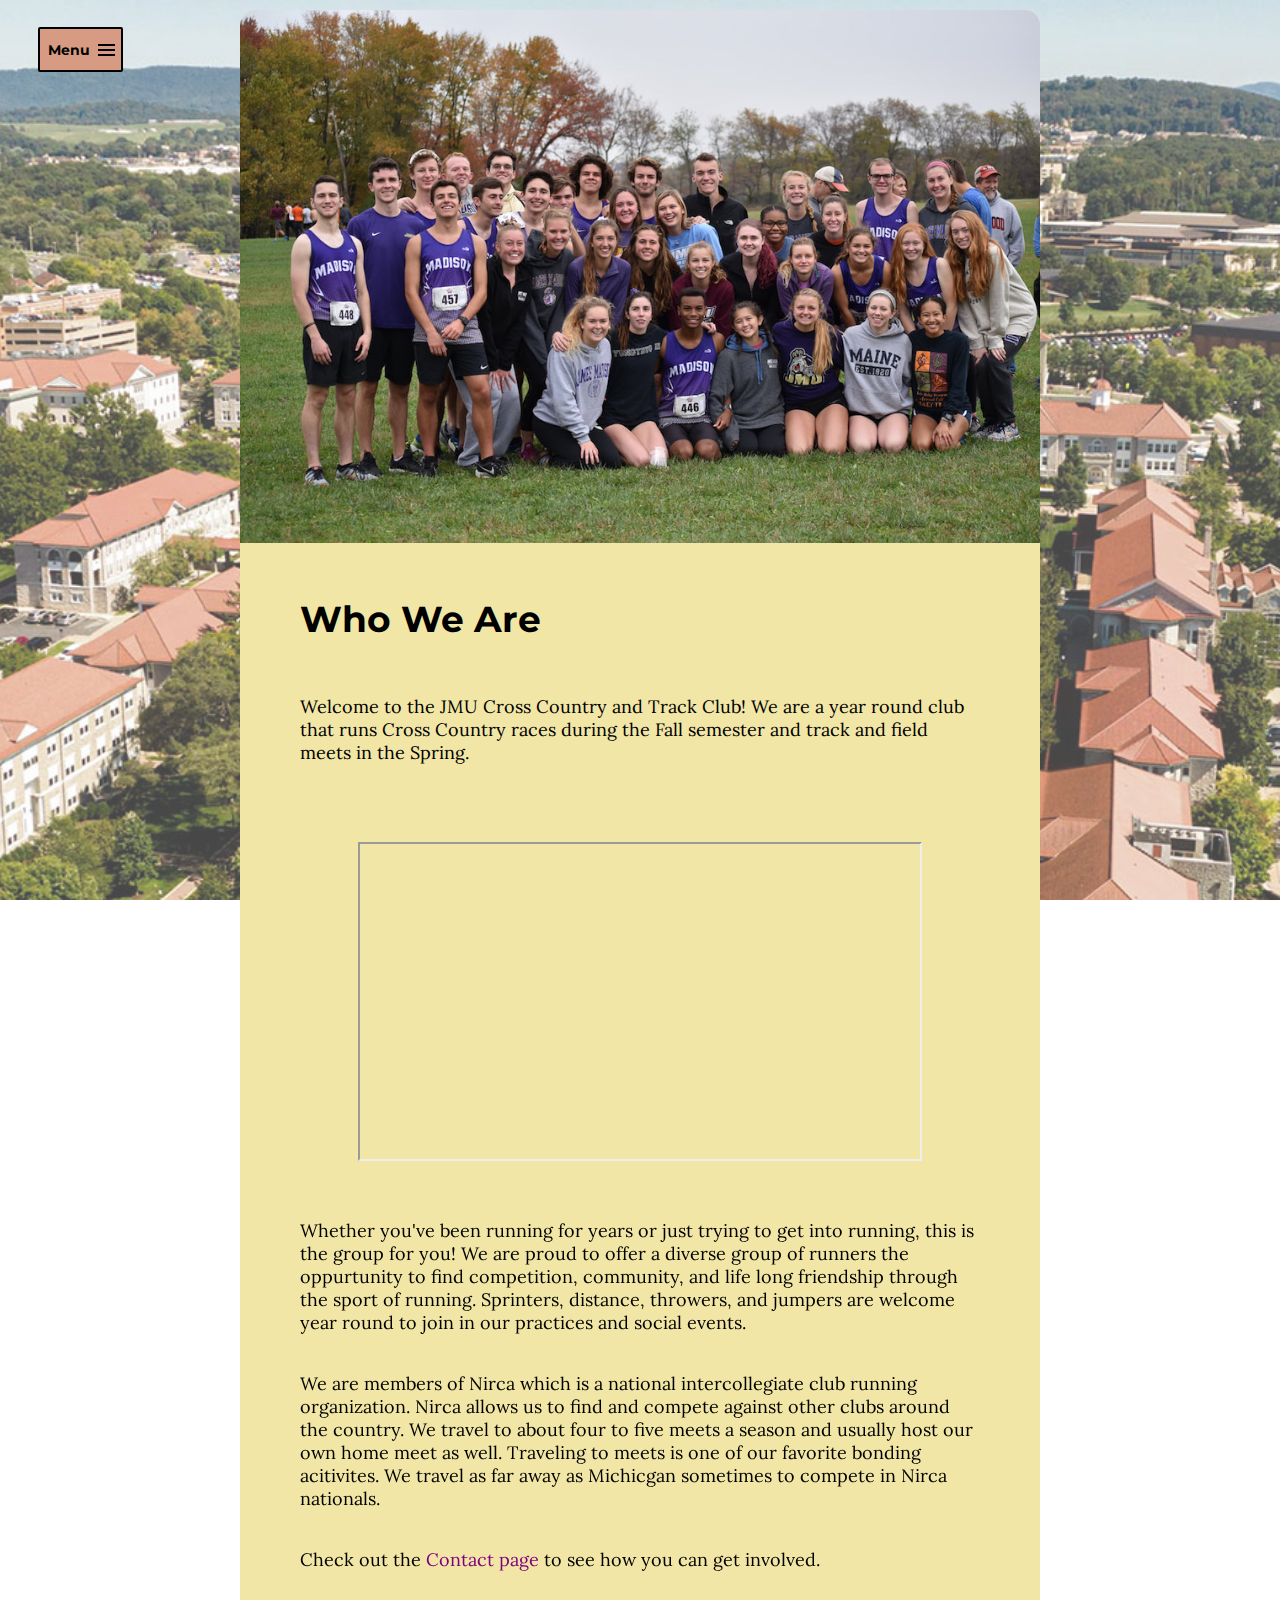
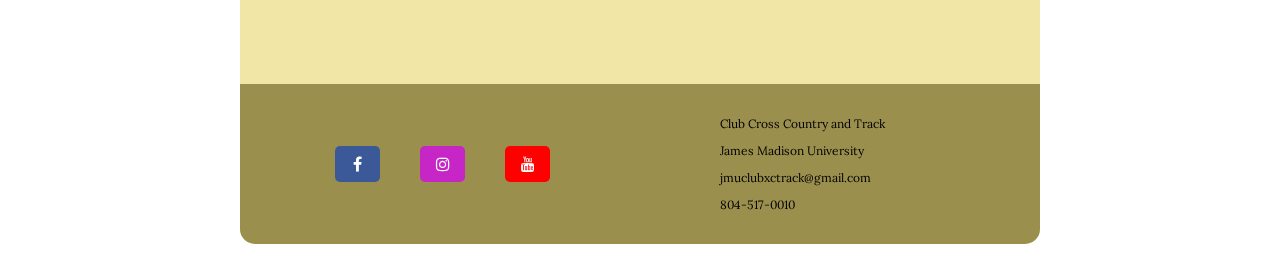
<file: who-we-are.html>
<!DOCTYPE html>
<html lang="en">

<head>
    <meta charset="UTF-8">
    <meta name="viewport" content="width=device-width, initial-scale=1.0">
    <title>JMU Club XC and Track</title>
    <link rel="stylesheet" href="css/shared.css">
    <link rel="stylesheet" href="css/who-we-are.css">
    <link href="https://fonts.googleapis.com/css2?family=Montserrat:wght@500&display=swap" rel="stylesheet">
    <link href="https://fonts.googleapis.com/css2?family=Lora&display=swap" rel="stylesheet">
    <link rel="stylesheet" href="https://cdnjs.cloudflare.com/ajax/libs/font-awesome/4.7.0/css/font-awesome.min.css">
    <link rel='shortcut icon' href='images/favicon.ico'>
    <script src="js/menu-script.js" defer></script>
</head>

<body>
    <div class="content-container">
        <img class="background-pic" src="images/campus.jpg" alt="James Madison University Campus">
        <div class="main-col-flex-container">
            <div class="main-col">
                <div class="header-pic-container">
                    <img src="images/team-pic-uniforms.jpg" class="header-pic"
                        alt="Group picture of cross country team in their uniforms at a meet">
                </div>
                <h1 class="page-heading">Who We Are</h1>
                <p class="body-text">Welcome to the JMU Cross Country and Track Club! We are a year round club that
                    runs Cross Country races during the Fall semester and track and field meets in the Spring.
                </p>
                <div id="welcome-video">
                    <iframe height="315" width="560" src="https://www.youtube.com/embed/zapmGZ0q90c" allow="accelerometer; autoplay; clipboard-write; 
                    encrypted-media; gyroscope; picture-in-picture" allowfullscreen></iframe>
                </div>
                <p class="body-text">Whether you've been running for years or just trying to get into running,
                    this is
                    the group for you! We are proud to offer a diverse group of runners the oppurtunity to find
                    competition, community, and life long friendship through the sport of running.
                    Sprinters, distance, throwers, and jumpers are welcome year round to join in our practices
                    and social events.
                </p>
                <p class="body-text">We are members of Nirca which is a national intercollegiate club running
                    organization.
                    Nirca allows us to find and compete against other clubs around the country. We travel to about four
                    to five
                    meets a season and usually host our own home meet as well. Traveling to meets is one of our favorite
                    bonding acitivites.
                    We travel as far away as Michicgan sometimes to compete in Nirca nationals.
                </p>
                <p class="body-text">
                    Check out the
                    <a href="contact.html" id="contact-page-link">Contact page</a>
                    to see how you can get involved.
                </p>
                <div id="footer">
                    <div><a target="_blank" href="https://www.facebook.com/JmuClubCrossCountryTrack/"
                            class="fa fa-facebook"></a></div>
                    <div><a target="_blank" href="https://www.instagram.com/jmuclubxc/?hl=en"
                            class="fa fa-instagram"></a></div>
                    <div><a target="_blank" href="https://www.youtube.com/channel/UCFKh67R03LIDKVlq-PRplZg"
                            class="fa fa-youtube"></a></div>
                    <div id="text-container-footer">
                        <p class="footer-txt">Club Cross Country and Track</p>
                        <p class="footer-txt">James Madison University</p>
                        <p class="footer-txt">jmuclubxctrack@gmail.com</p>
                        <p class="footer-txt">804-517-0010</p>
                    </div>
                </div>
            </div>
        </div>
    </div>
    <div id="menu">
        <div id='menu-text'>Menu</div>
        <div id="menu-symbol-container">
            <div id="line-1"></div>
            <div id="line-2"></div>
            <div id="line-3"></div>
        </div>
    </div>
    <div id="menu-bar">
        <a href="#" id="close-menu-button">&times;</a>
        <div id="links">
            <a id="home" href="index.html" class="menu-bar-item">Home</a>
            <a id="who-we-are" href="#" class="menu-bar-item">Who We Are</a>
            <a id="meet-exec" href="meet-exec.html" class="menu-bar-item">Meet Exec!</a>
            <a id="covid-updates" href="covid-updates.html" class="menu-bar-item">COVID-19 Updates</a>
            <a id="meetings" href="meetings.html" class="menu-bar-item">Team Meetings</a>
            <a id="merch-and-dues" href="merch-and-dues.html" class="menu-bar-item">Merch and Dues</a>
            <a id="contact" href="contact.html" class="menu-bar-item">Contact Us</a>
            <a id="questions" href="questions.html" class="menu-bar-item">FAQs</a>
        </div>
    </div>
</body>

</html>
</file>
<file: css/shared.css>
body {
    margin: 0;
}

.content-container {
    height: 100vh;
    position: relative;
}

.background-pic {
    width: 100%;
    height: 100%;
    position: fixed;
    object-fit: cover;
    opacity: 0.72;
}

#menu {
    position: fixed;
    display: flex;
    align-items: center;
    justify-content: space-around;
    background-color: #D69B82;
    border: 2px solid black;
    flex-direction: row;
    cursor: pointer;
    top: 3%;
    left: 3%;
    width: 75px;
    height: 35px;
    padding: 3px;
    border-radius: 2px;
    margin: 0;
}

#menu-text {
    margin: 0;
    padding-left: 1px;
    font-family: 'Montserrat', sans-serif;
    font-weight: bold;
    color: black;
    font-size: 14px;
}

#line-1, #line-2, #line-3 {
    width: 17px;
    height: 2px;
    background-color: black;
    margin: 3px 0;
}

#menu:hover {
    background-color: #9b4c2b;
}

#menu-bar {
    background-color: #e9e0dc;
    transition: 0.5s;
    position: fixed;
    display: flex;
    z-index: 1;
    flex-direction: column;
    box-sizing: border-box;
    justify-content: space-between;
    align-items: flex-end;
    height: 100%;
    width: 0px;
    top: 0;
    overflow: hidden;
}

#close-menu-button {
    font-size: 30px;
    text-decoration: none;
    color: black;
    text-align: right;
    width: 300px;
    padding-top: 35px;
    padding-bottom: 35px;
    padding-right: 20px;
}

#close-menu-button:hover {
    color: rgba(240, 22, 22, 0.747);
}

#links {
    flex-grow: 2;
    display: flex;
    flex-direction: column;
    width: inherit;
}

.menu-bar-item {
    text-decoration: none;
    color: #22290b;
    border-bottom: 1px solid black;
    background-color: #a1d887;
    display: flex;
    align-items: center;
    justify-content: center;
    font-family: 'Montserrat', sans-serif;
    font-weight: bold;
    flex: 1;
}

#home {
    border-top: 1px solid black;
}

.menu-bar-item:hover {
    background-color: #7bb65f;
}

.main-col-flex-container {
    display: flex;
    align-items: center;
    justify-content: center;
    flex-direction: column;
}

.main-col {
    width: 800px;
    min-height: 800px;
    margin-top: 10px;
    margin-bottom: 10px;
    padding-bottom: 0px;
    font-family: 'Lora', serif;
    z-index: 1;
    background-color: rgb(241, 230, 165);
    border-radius: 15px;
}

.header-pic-container {
    display: flex;
    align-items: center;
    justify-content: center;
    flex-direction: column;
}

.header-pic {
    width: 100%;
    height: auto;
    overflow: hidden;
    border-radius: 15px;
    border-bottom-left-radius: 0px;
    border-bottom-right-radius: 0px;
}

.page-heading {
    padding-left: 60px;
    padding-right: 60px;
    padding-bottom: 30px;
    padding-top: 30px;
    font-size: 36px;
    font-family: 'Montserrat', sans-serif;
}

.sub-heading {
    font-family: 'Montserrat', sans-serif;
    padding-left: 60px;
    padding-bottom: 10px;
    font-size: 22px;
    margin: 0px;
}

.body-text {
    padding-left: 60px;
    padding-right: 60px;
    font-family: 'Lora', serif;
    padding-bottom: 20px;
    font-size: 18px;
}

#footer {
    width: 100%;
    background-color: rgb(155, 143, 77);
    padding: 20px;
    margin-top: 75px;
    border-bottom-left-radius: 15px;
    border-bottom-right-radius: 15px;
    box-sizing: border-box;
    display: inline-flex;
    flex-direction: row;
    justify-content: flex-start;
    align-items: center;
}

.footer-txt {
    font-size: 12px;
}

#text-container-footer {
    margin-left: 150px;
}

.fa {
    padding: 10px;
    font-size: 50px;
    width: 25px;
    text-align: center;
    text-decoration: none;
    border-radius: 5px;
    margin: 20px;
}

.fa:hover {
    opacity: 0.7;
}

.fa-facebook {
    background: #3B5998;
    color: white;
    margin-left: 75px;
}

.fa-instagram {
    background: rgb(197, 38, 197);
    color: white;
}

.fa-youtube {
    background: red;
    color: white;
}

/* query for mid-size screens */

@media only screen and (max-width: 1050px) {
    .main-col {
        margin-top: 0px;
        margin-bottom: 0px;
        width: 100%;
        height: 100%;
        border-radius: 0px;
        min-height: 100vh;
    }
    #footer {
        border-radius: 0px;
    }
    #menu {
        z-index: 1;
    }
    #menu-bar {
        z-index: 1;
    }
    .header-pic {
        width: 100%;
        border-radius: 0px;
    }
    #meet-exec-heading {
        padding-top: 100px;
    }
}

/* query for small mobile devices */

@media only screen and (max-width: 500px) {
    .page-heading {
        padding: 30px;
        font-size: 22px;
        font-family: 'Montserrat', sans-serif;
    }
    .sub-heading {
        font-family: 'Montserrat', sans-serif;
        padding-left: 30px;
        padding-right: 30px;
        padding-bottom: 10px;
        font-size: 18px;
        margin: 0px;
    }
    .body-text {
        padding-left: 30px;
        padding-right: 30px;
        padding-bottom: 20px;
        font-size: 16px;
    }
    .menu-bar-item {
        font-size: 16px;
    }
    #menu-text {
        font-size: 16px;
    }
    #footer {
        display: flex;
        flex-direction: row;
        justify-content: space-evenly;
        flex-wrap: wrap;
        padding-left: 0px;
        padding-right: 0px;
        padding-top: 20px;
        padding-bottom: 20px;
    }
    #text-container-footer {
        margin: 0;
    }
    .fa {
        margin: 0;
    }
}
</file>
<file: css/index.css>
#home-page-heading-flex-container {
    width: 100vw;
    height: 100vh;
    display: flex;
    align-items: center;
    justify-content: center;
}

#home-page-heading {
    border-radius: 10px;
    opacity: .95;
    font-family: 'Montserrat', sans-serif;
    background-color: #E8D3C5;
    color: #3a4f5c;
    padding: 30px;
    text-align: center;
}

@media only screen and (max-width: 500px) {
    #home-page-heading {
        font-size: 14px;
        border-radius: 0px;
    }
}
</file>
<file: css/contact.css>
#groupme-link {
    text-decoration: none;
    color: purple;
}

#groupme-link:hover {
    color: rgb(169, 68, 182)
}

#grid-container {
    display: grid;
    grid-template-columns: auto 1fr;
    padding-left: 60px;
    padding-right: 60px;
    row-gap: 40px;
    column-gap: 40px;
}

form {
    padding-top: 30px;
}

#submit {
    grid-column: 2;
    width: 100px;
    justify-self: center;
    height: 30px;
    background-color: rgb(161, 98, 161);
    color: white;
    border-style: none;
    border-radius: 10px;
    font-family: 'Lora', serif;
    cursor: pointer;
    font-size: 15px;
}

#submit:hover {
    transform: scale(1.1);
}

#message {
    height: 100px;
    font-family: 'Lora', serif;
}

@media only screen and (max-width: 500px) {
    #grid-container {
        display: grid;
        grid-template-columns: 50px 200px;
        padding-left: 30px;
        padding-right: 30px;
        row-gap: 20px;
    }
    #name-label {
        grid-column-start: 1;
        grid-column-end: 3;
        grid-row-start: 1;
    }
    #name-input {
        grid-column-start: 1;
        grid-column-end: 3;
        grid-row-start: 2;
    }
    #email-label {
        grid-column-start: 1;
        grid-column-end: 3;
        grid-row-start: 3;
    }
    #email-input {
        grid-column-start: 1;
        grid-column-end: 3;
        grid-row-start: 4;
    }
    #mailing-list-label {
        grid-column-start: 1;
        grid-column-end: 2;
        grid-row-start: 5;
    }
    #message-label {
        grid-column-start: 1;
        grid-column-end: 3;
        grid-row-start: 6;
    }
    #message {
        grid-column-start: 1;
        grid-column-end: 3;
        grid-row-start: 7;
    }
    #submit {
        grid-column-start: 1;
        grid-column-end: 3;
        grid-row-start: 8;
    }
}
</file>
<file: css/meet-exec.css>
#flex-container-exec-imgs {
    display: grid;
    grid-template-columns: auto auto;
    column-gap: 50px;
    row-gap: 100px;
}

.exec-pics-caption {
    align-self: start;
    justify-self: start;
    padding-left: 60px;
}

.exec-pics {
    place-self: center;
}

.position-txt {
    font-size: 20px;
    font-weight: bold;
}

.meet-exec-text {
    padding-bottom: 10px;
}

#secretary {
    width: 80%;
}

/* Query for mid-side screens */

@media only screen and (max-width: 1050px) {
    #exec-heading {
        padding-top: 100px;
        padding-left: 60px;
        padding-bottom: 50px;
    }
}

/* Change grid to single column layout when screen size decreases */

@media only screen and (max-width: 500px) {
    .main-col {
        width: 100%;
        margin-bottom: 0px;
        padding-bottom: 0px;
    }
    #exec-heading {
        padding-top: 100px;
        padding-left: 60px;
        padding-bottom: 50px;
    }
    #flex-container-exec-imgs {
        display: grid;
        grid-template-columns: auto;
        row-gap: 50px;
    }
    #pres {
        grid-row-start: 1;
        grid-row-end: 2;
    }
    #vp {
        grid-row-start: 3;
        grid-row-end: 4;
    }
    #treasurer {
        grid-row-start: 5;
        grid-row-end: 6;
    }
    #secretary {
        grid-row-start: 7;
        grid-row-end: 8;
    }
    #fund-chair {
        grid-row-start: 9;
        grid-row-end: 10;
    }
    #social-chair {
        grid-row-start: 11;
        grid-row-end: 12;
    }
    #race-director {
        grid-row-start: 13;
        grid-row-end: 14;
    }
    .exec-pics {
        place-self: center;
        width: 60%;
    }
    .body-text {
        border-bottom: 1px black solid;
        padding-bottom: 50px;
    }
    #footer {
        margin: 0px;
    }
}
</file>
<file: css/meetings.css>
#contact-page-link {
    text-decoration: none;
    color: purple;
}

#contact-page-link:hover {
    text-decoration: none; 
    color: rgb(169, 68, 182)
}
</file>
<file: css/merch-and-dues.css>
#merch-heading {
    padding-top: 30px;
}
</file>
<file: css/report.css>
.spec-description {
    font-weight: bold;
    padding-left: 40px;
}
</file>
<file: css/who-we-are.css>
#contact-page-link {
    text-decoration: none;
    color: purple;
}

#contact-page-link:hover {
    text-decoration: none;
    color: rgb(169, 68, 182)
}

#welcome-video {
    display: flex;
    justify-content: center;
    align-items: center;
    padding: 40px;
}
</file>
